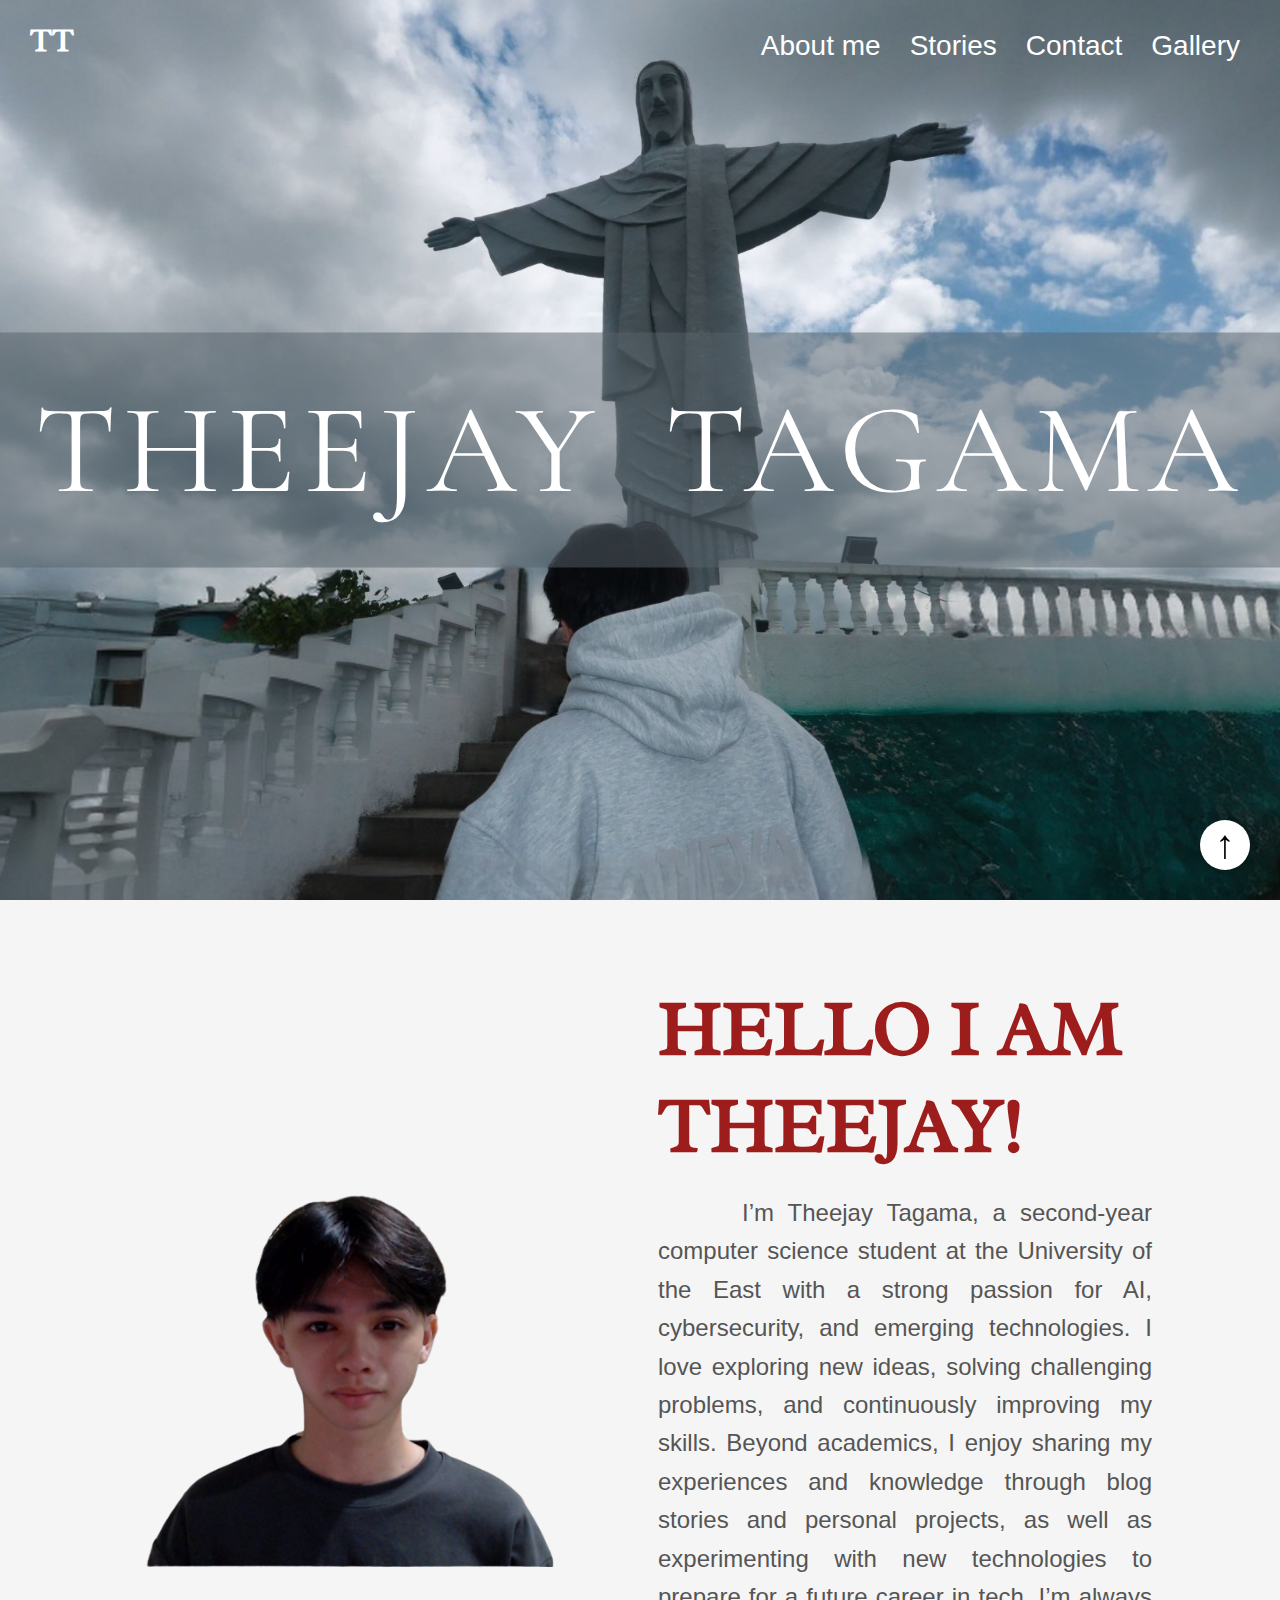
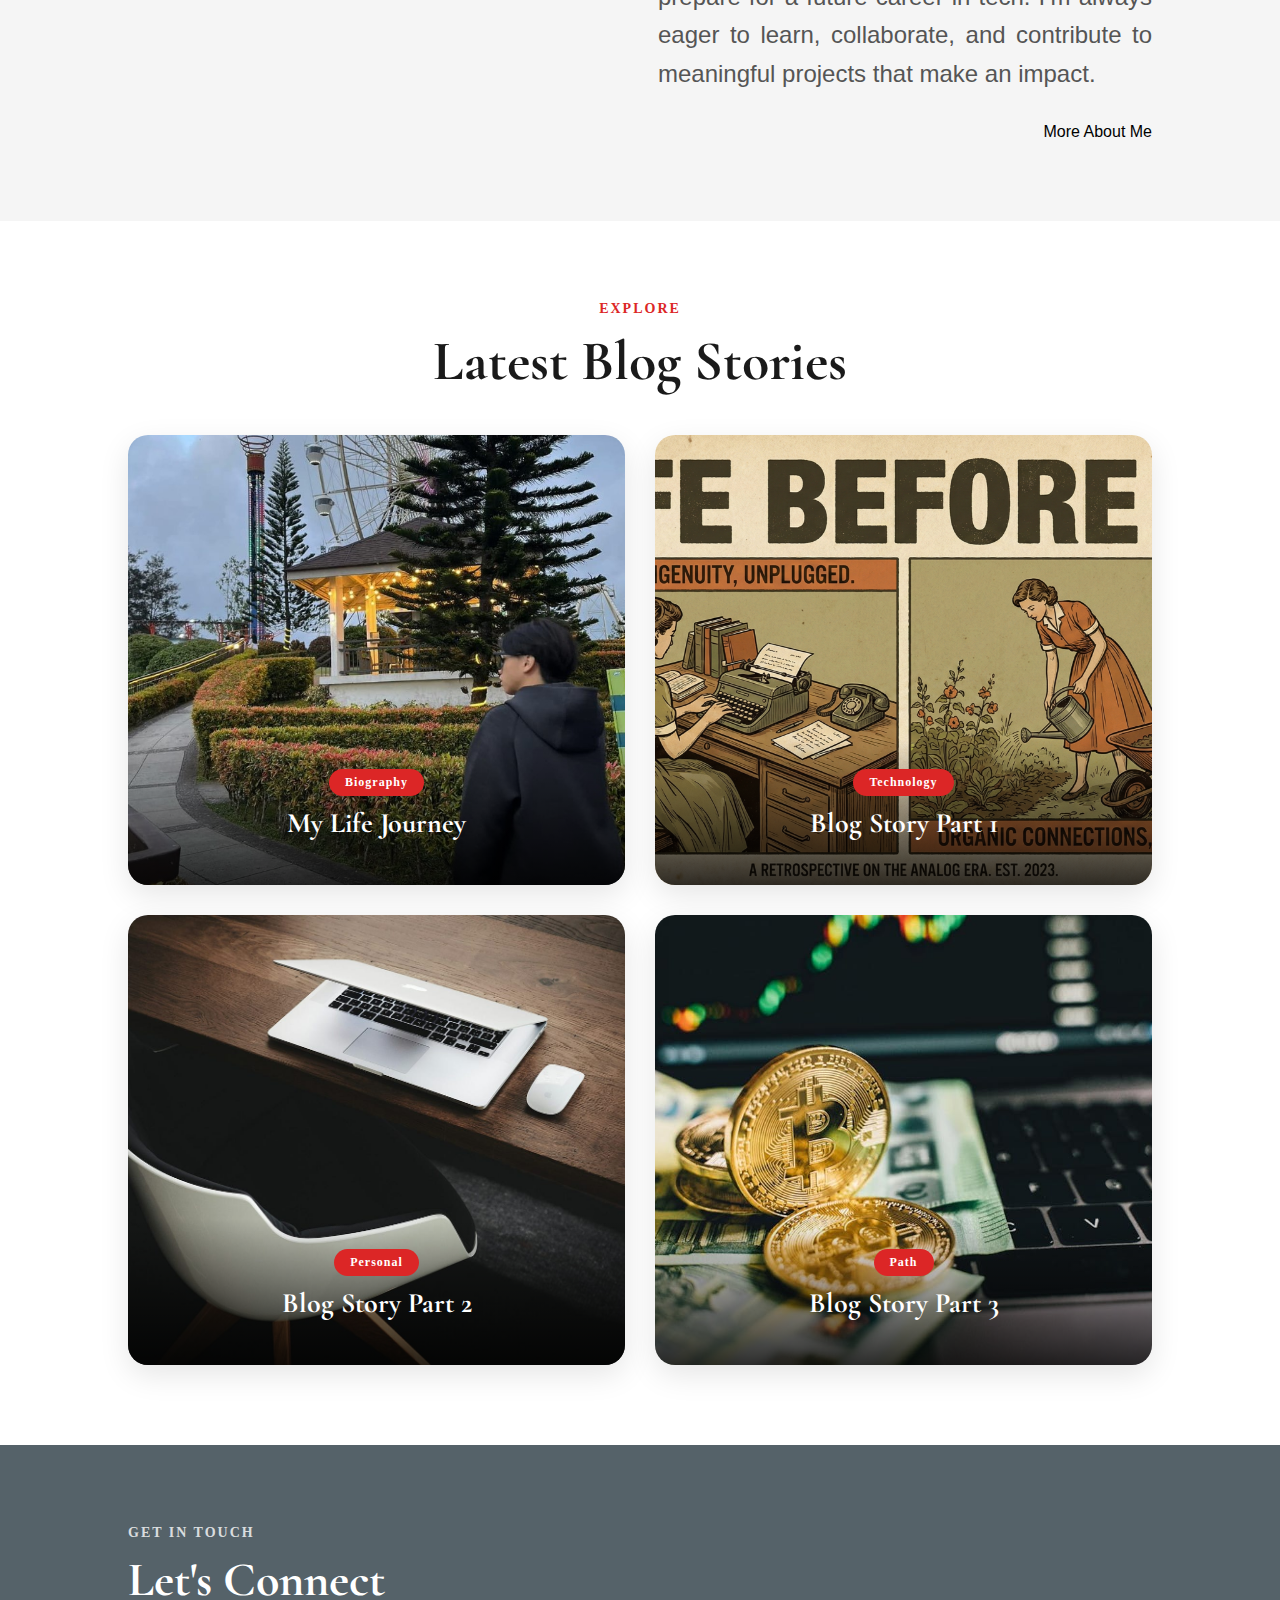
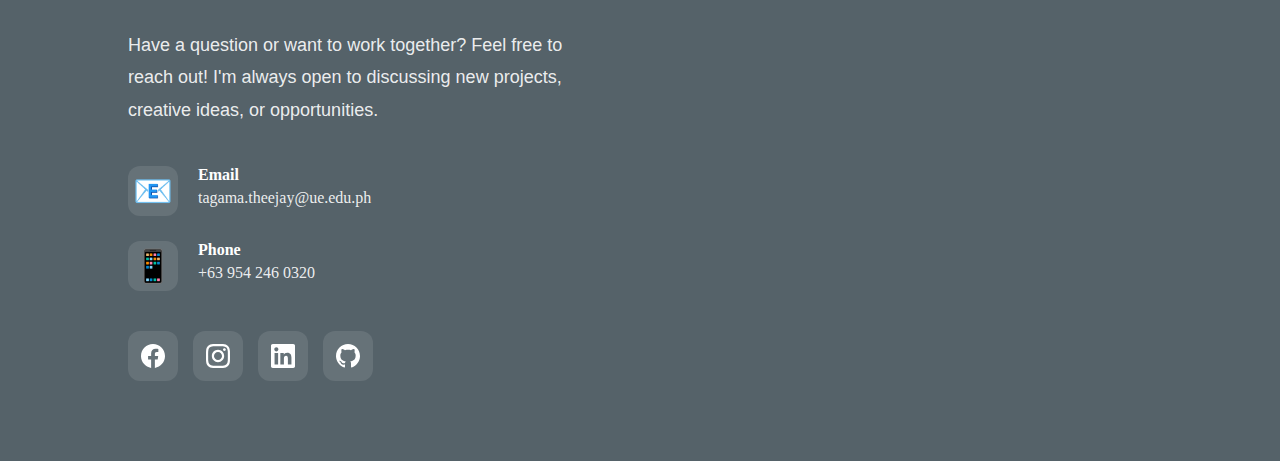
<file: index.html>
<!DOCTYPE html>
<html lang="en">
<head>
    <meta charset="UTF-8">
    <meta name="viewport" content="width=device-width, initial-scale=1.0">
    <title>LandingPage</title>
    <link href="https://fonts.googleapis.com/css2?family=Cormorant+Garamond:wght@400;700&display=swap" rel="stylesheet">
    <link href="https://fonts.googleapis.com/css2?family=Radley&display=swap" rel="stylesheet">
    <link rel="stylesheet" href="css/style.css">
</head>
<body>
    <div id="top"></div>
    <div id="Hero">
        <img src="images/home/bgImage2.png" alt="myPicture">
        <h1 id="logo">TT</h1>

        <div class="nav">
            <a href="#About">About me</a>
            <a href="#Stories">Stories</a>
            <a href="#Contact">Contact</a>
            <a href="Gallery/gallery.html">Gallery</a>
        </div>

        <div class="nameBox">
            <span>THEEJAY</span>
            <span>TAGAMA</span>
        </div>

        
    </div>

    <section id="About" class="about-section">
        <div class="about-container">
            <!-- Left: Image -->
            <div class="about-image">
                <img src="images/home/pic1.png" alt="Theejay Tagama">
            </div>

            <!-- Right: Text -->
            <div class="about-text">
                <h2>HELLO I AM THEEJAY!</h2>
                <p>
                    &nbsp;&nbsp;&nbsp;&nbsp;&nbsp;&nbsp;I’m Theejay Tagama, a second-year computer science student at the University of the East with a strong passion for AI, cybersecurity, and 
                    emerging technologies. I love exploring new ideas, solving challenging problems, and continuously improving my skills. Beyond academics, 
                    I enjoy sharing my experiences and knowledge through blog stories and personal projects, as well as experimenting with new technologies to 
                    prepare for a future career in tech. I’m always eager to learn, collaborate, and contribute to meaningful projects that make an impact.
                </p>

                <div id="MoreAboutMe">
                    <a href="pages/bio.html">More About Me</a>
                </div>
            </div>
        </div>
    </section>

    <!-- LATEST STORIES SECTION - ADD THIS -->
    <section id="Stories" class="stories-section">
        <p class="stories-label">EXPLORE</p>
        <h2 class="stories-title">Latest Blog Stories</h2>
        

        <!-- Story Cards Grid -->
        <div class="stories-grid">
            
            <!-- Story Card 1 - Biography -->
            <a href="pages/bio.html" class="story-card">
                <img src="images/home/storyPic1.jpg" alt="Biography">
                <div class="story-overlay">
                    <span class="story-category">Biography</span>
                    <h3 class="story-title">My Life Journey</h3>
                </div>
            </a>

            <!-- Story Card 2 - Blog Story Part 1 -->
            <a href="pages/BS1.html" class="story-card">
                <img src="images/home/storyPic3.png" alt="Blog Story Part 1">
                <div class="story-overlay">
                    <span class="story-category">Technology</span>
                    <h3 class="story-title">Blog Story Part 1</h3>
                </div>
            </a>

            <!-- Story Card 3 - Blog Story Part 2 -->
            <a href="pages/BS2.html" class="story-card">
                <img src="images/home/storyPic2.jpg" alt="Blog Story Part 2">
                <div class="story-overlay">
                    <span class="story-category">Personal</span>
                    <h3 class="story-title">Blog Story Part 2</h3>
                </div>
            </a>

            <!-- Story Card 4 - Blog Story Part 3 -->
            <a href="pages/BS3.html" class="story-card">
                <img src="images/home/HeadPic.jpg" alt="Blog Story Part 3">
                <div class="story-overlay">
                    <span class="story-category">Path</span>
                    <h3 class="story-title">Blog Story Part 3</h3>
                </div>
            </a>

        </div>
    </section>

    <!-- CONTACT SECTION - ADD THIS -->
    <section id="Contact" class="contact-section">
        <div class="contact-container">
            
            <div class="contact-info">
                <p class="contact-label">GET IN TOUCH</p>
                <h2 class="contact-title">Let's Connect</h2>
                <p class="contact-description">
                    Have a question or want to work together? Feel free to reach out! 
                    I'm always open to discussing new projects, creative ideas, or opportunities.
                </p>

                <!-- Contact Details -->
                <div class="contact-details">
                    <div class="contact-item">
                        <div class="contact-icon">📧</div>
                        <div>
                            <h4>Email</h4>
                            <a href="mailto:tagama.theejay@ue.edu.ph">tagama.theejay@ue.edu.ph</a>
                        </div>
                    </div>

                    <div class="contact-item">
                        <div class="contact-icon">📱</div>
                        <div>
                            <h4>Phone</h4>
                            <a href="tel:+639542460320">+63 954 246 0320</a>
                        </div>
                    </div>
                </div>

                <!-- Social Media Links -->
                <div class="social-links">
                    <a href="https://www.facebook.com/theejay.tagama.58" target="_blank" class="social-btn">
                        <svg width="24" height="24" fill="currentColor" viewBox="0 0 24 24">
                            <path d="M24 12.073c0-6.627-5.373-12-12-12s-12 5.373-12 12c0 5.99 4.388 10.954 10.125 11.854v-8.385H7.078v-3.47h3.047V9.43c0-3.007 1.792-4.669 4.533-4.669 1.312 0 2.686.235 2.686.235v2.953H15.83c-1.491 0-1.956.925-1.956 1.874v2.25h3.328l-.532 3.47h-2.796v8.385C19.612 23.027 24 18.062 24 12.073z"/>
                        </svg>
                    </a>
                    <a href="https://www.instagram.com/tthheeejjaayyy/" target="_blank" class="social-btn">
                        <svg width="24" height="24" fill="currentColor" viewBox="0 0 24 24">
                            <path d="M12 2.163c3.204 0 3.584.012 4.85.07 3.252.148 4.771 1.691 4.919 4.919.058 1.265.069 1.645.069 4.849 0 3.205-.012 3.584-.069 4.849-.149 3.225-1.664 4.771-4.919 4.919-1.266.058-1.644.07-4.85.07-3.204 0-3.584-.012-4.849-.07-3.26-.149-4.771-1.699-4.919-4.92-.058-1.265-.07-1.644-.07-4.849 0-3.204.013-3.583.07-4.849.149-3.227 1.664-4.771 4.919-4.919 1.266-.057 1.645-.069 4.849-.069zm0-2.163c-3.259 0-3.667.014-4.947.072-4.358.2-6.78 2.618-6.98 6.98-.059 1.281-.073 1.689-.073 4.948 0 3.259.014 3.668.072 4.948.2 4.358 2.618 6.78 6.98 6.98 1.281.058 1.689.072 4.948.072 3.259 0 3.668-.014 4.948-.072 4.354-.2 6.782-2.618 6.979-6.98.059-1.28.073-1.689.073-4.948 0-3.259-.014-3.667-.072-4.947-.196-4.354-2.617-6.78-6.979-6.98-1.281-.059-1.69-.073-4.949-.073zm0 5.838c-3.403 0-6.162 2.759-6.162 6.162s2.759 6.163 6.162 6.163 6.162-2.759 6.162-6.163c0-3.403-2.759-6.162-6.162-6.162zm0 10.162c-2.209 0-4-1.79-4-4 0-2.209 1.791-4 4-4s4 1.791 4 4c0 2.21-1.791 4-4 4zm6.406-11.845c-.796 0-1.441.645-1.441 1.44s.645 1.44 1.441 1.44c.795 0 1.439-.645 1.439-1.44s-.644-1.44-1.439-1.44z"/>
                        </svg>
                    </a>
                    <a href="https://www.linkedin.com/in/theejay-tagama-810851366/" target="_blank" class="social-btn">
                        <svg width="24" height="24" fill="currentColor" viewBox="0 0 24 24">
                            <path d="M20.447 20.452h-3.554v-5.569c0-1.328-.027-3.037-1.852-3.037-1.853 0-2.136 1.445-2.136 2.939v5.667H9.351V9h3.414v1.561h.046c.477-.9 1.637-1.85 3.37-1.85 3.601 0 4.267 2.37 4.267 5.455v6.286zM5.337 7.433c-1.144 0-2.063-.926-2.063-2.065 0-1.138.92-2.063 2.063-2.063 1.14 0 2.064.925 2.064 2.063 0 1.139-.925 2.065-2.064 2.065zm1.782 13.019H3.555V9h3.564v11.452zM22.225 0H1.771C.792 0 0 .774 0 1.729v20.542C0 23.227.792 24 1.771 24h20.451C23.2 24 24 23.227 24 22.271V1.729C24 .774 23.2 0 22.222 0h.003z"/>
                        </svg>
                    </a>
                    <a href="https://github.com/Theejay06" target="_blank" class="social-btn">
                        <svg width="24" height="24" fill="currentColor" viewBox="0 0 24 24">
                            <path d="M12 0c-6.626 0-12 5.373-12 12 0 5.302 3.438 9.8 8.207 11.387.599.111.793-.261.793-.577v-2.234c-3.338.726-4.033-1.416-4.033-1.416-.546-1.387-1.333-1.756-1.333-1.756-1.089-.745.083-.729.083-.729 1.205.084 1.839 1.237 1.839 1.237 1.07 1.834 2.807 1.304 3.492.997.107-.775.418-1.305.762-1.604-2.665-.305-5.467-1.334-5.467-5.931 0-1.311.469-2.381 1.236-3.221-.124-.303-.535-1.524.117-3.176 0 0 1.008-.322 3.301 1.23.957-.266 1.983-.399 3.003-.404 1.02.005 2.047.138 3.006.404 2.291-1.552 3.297-1.23 3.297-1.23.653 1.653.242 2.874.118 3.176.77.84 1.235 1.911 1.235 3.221 0 4.609-2.807 5.624-5.479 5.921.43.372.823 1.102.823 2.222v3.293c0 .319.192.694.801.576 4.765-1.589 8.199-6.086 8.199-11.386 0-6.627-5.373-12-12-12z"/>
                        </svg>
                    </a>
                </div>
            </div>
        </div>
    </section>

    <a href="#top" class="back-to-top">↑</a>

    
</body>
</html>
</file>
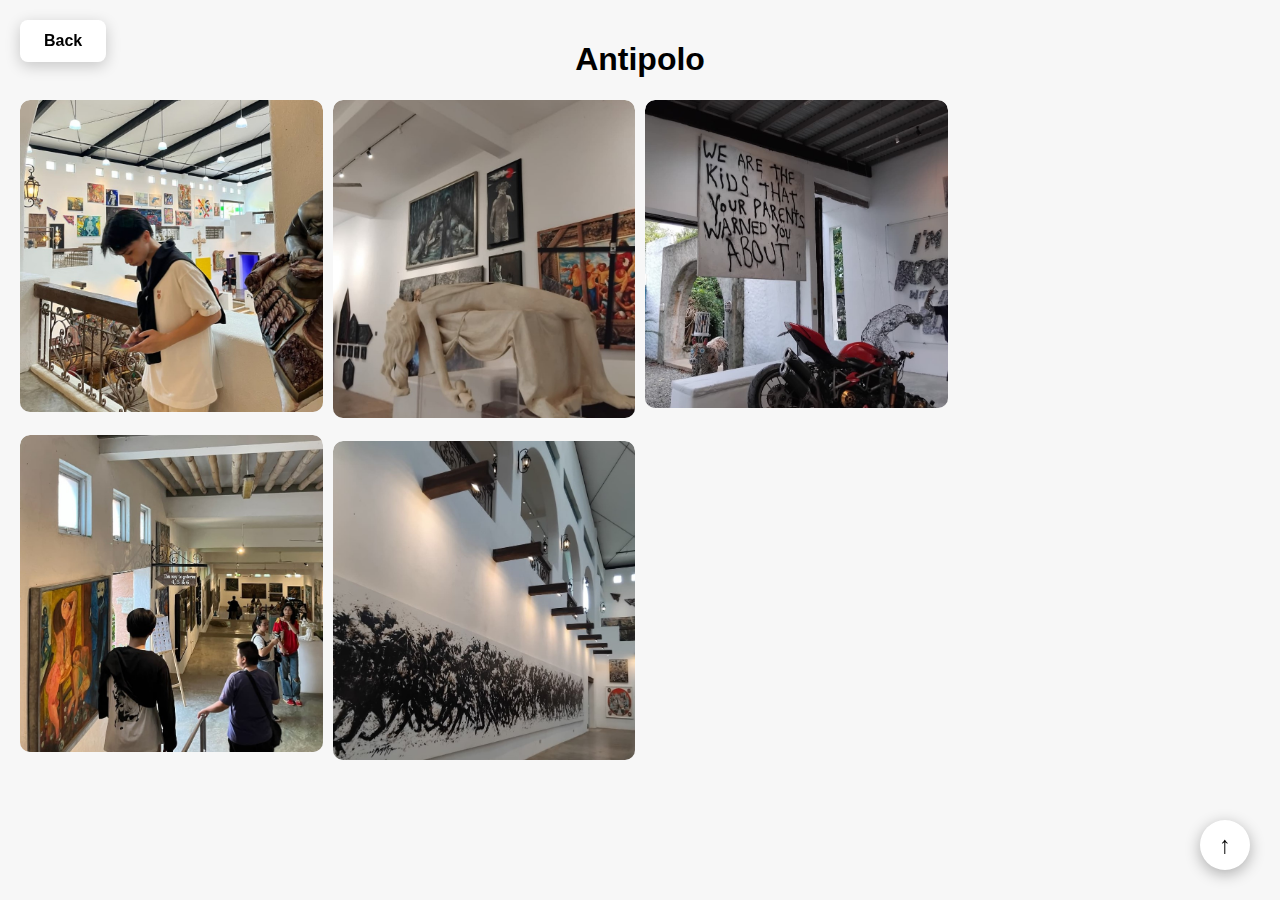
<file: Gallery/antipolo.html>
<!DOCTYPE html>
<html lang="en">
<head>
<meta charset="UTF-8">
<meta name="viewport" content="width=device-width, initial-scale=1.0">
<title>Photo Gallery</title>
<link rel="stylesheet" href="../css/gen.css">
</head>
<body>
  <div id="top"></div>
  <a href="gallery.html" class="home-button">Back</a>
  <h1>Antipolo</h1>


  <div class="gallery">
      <a href="#img1"><img src="../images/gallery-images/pinto-art/pic1.jpg" alt="Child Pic 1" class="thumb"></a>
      <a href="#img2"><img src="../images/gallery-images/pinto-art/pic2.jpg" alt="Child Pic 2" class="thumb"></a>
      <a href="#img3"><img src="../images/gallery-images/pinto-art/pic3.jpg" alt="Child Pic 3" class="thumb"></a>
      <a href="#img4"><img src="../images/gallery-images/pinto-art/pic4.jpg" alt="Child Pic 4" class="thumb"></a>
      <a href="#img5"><img src="../images/gallery-images/pinto-art/pic5.jpg" alt="Child Pic 5" class="thumb"></a>
      
  </div>


  <div id="img1" class="lightbox">
    <a href="#" class="close"></a>
    <img src="../images/gallery-images/pinto-art/pic1.jpg" alt="Child Pic 1">
  </div>

  <div id="img2" class="lightbox">
    <a href="#" class="close"></a>
    <img src="../images/gallery-images/pinto-art/pic2.jpg" alt="Child Pic 2">
  </div>

  <div id="img3" class="lightbox">
    <a href="#" class="close"></a>
    <img src="../images/gallery-images/pinto-art/pic3.jpg" alt="Child Pic 3">
  </div>

  <div id="img4" class="lightbox">
    <a href="#" class="close"></a>
    <img src="../images/gallery-images/pinto-art/pic4.jpg" alt="Child Pic 4">
  </div>

  <div id="img5" class="lightbox">
    <a href="#" class="close"></a>
    <img src="../images/gallery-images/pinto-art/pic5.jpg" alt="Child Pic 5">
  </div>


  <a href="#top" class="back-to-top">↑</a>

</body>
</html>
</file>
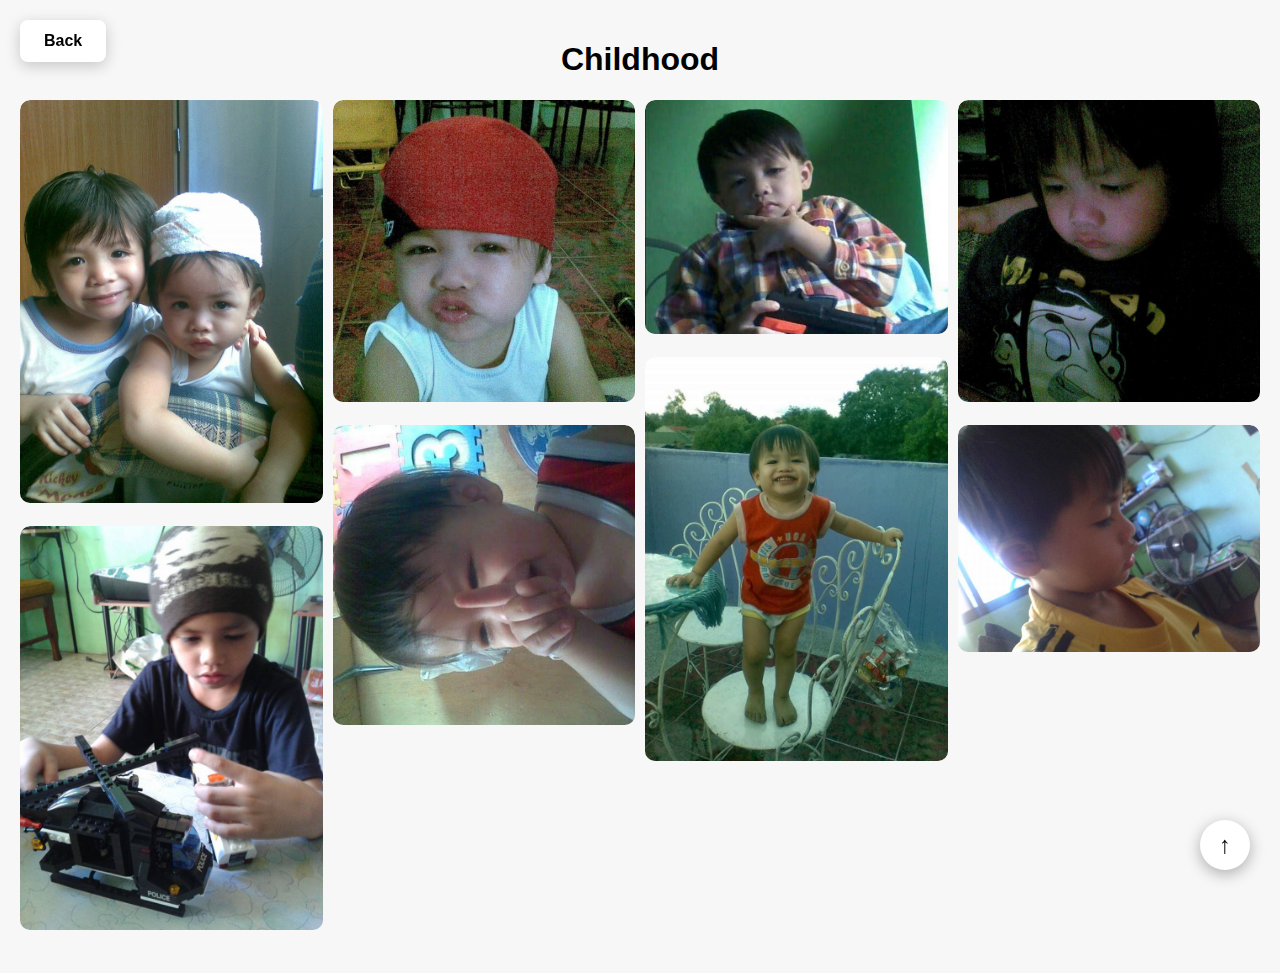
<file: Gallery/childhood.html>
<!DOCTYPE html>
<html lang="en">
<head>
<meta charset="UTF-8">
<meta name="viewport" content="width=device-width, initial-scale=1.0">
<title>Photo Gallery</title>
<link rel="stylesheet" href="../css/gen.css">
</head>
<body>
<div id="top"></div>
<a href="gallery.html" class="home-button">Back</a>
<h1>Childhood</h1>


<div class="gallery">
  <a href="#img1"><img src="../images/gallery-images/childhood/childPic1.jpg" alt="Child Pic 1" class="thumb"></a>
  <a href="#img2"><img src="../images/gallery-images/childhood/childPic2.jpg" alt="Child Pic 2" class="thumb"></a>
  <a href="#img3"><img src="../images/gallery-images/childhood/childPic3.jpg" alt="Child Pic 3" class="thumb"></a>
  <a href="#img4"><img src="../images/gallery-images/childhood/childPic4.jpg" alt="Child Pic 4" class="thumb"></a>
  <a href="#img5"><img src="../images/gallery-images/childhood/childPic5.jpg" alt="Child Pic 5" class="thumb"></a>
  <a href="#img6"><img src="../images/gallery-images/childhood/childPic6.jpg" alt="Child Pic 6" class="thumb"></a>
  <a href="#img7"><img src="../images/gallery-images/childhood/childPic7.jpg" alt="Child Pic 7" class="thumb"></a>
  <a href="#img8"><img src="../images/gallery-images/childhood/childPic8.jpg" alt="Child Pic 8" class="thumb"></a>
</div>


<div id="img1" class="lightbox">
  <a href="#" class="close"></a>
  <img src="../images/gallery-images/childhood/childPic1.jpg" alt="Child Pic 1">
</div>

<div id="img2" class="lightbox">
  <a href="#" class="close"></a>
  <img src="../images/gallery-images/childhood/childPic2.jpg" alt="Child Pic 2">
</div>

<div id="img3" class="lightbox">
  <a href="#" class="close"></a>
  <img src="../images/gallery-images/childhood/childPic3.jpg" alt="Child Pic 3">
</div>

<div id="img4" class="lightbox">
  <a href="#" class="close"></a>
  <img src="../images/gallery-images/childhood/childPic4.jpg" alt="Child Pic 4">
</div>

<div id="img5" class="lightbox">
  <a href="#" class="close"></a>
  <img src="../images/gallery-images/childhood/childPic5.jpg" alt="Child Pic 5">
</div>

<div id="img6" class="lightbox">
  <a href="#" class="close"></a>
  <img src="../images/gallery-images/childhood/childPic6.jpg" alt="Child Pic 6">
</div>

<div id="img7" class="lightbox">
  <a href="#" class="close"></a>
  <img src="../images/gallery-images/childhood/childPic7.jpg" alt="Child Pic 7">
</div>

<div id="img8" class="lightbox">
  <a href="#" class="close"></a>
  <img src="../images/gallery-images/childhood/childPic8.jpg" alt="Child Pic 8">
</div>
<a href="#top" class="back-to-top">↑</a>
</body>
</html>
</file>
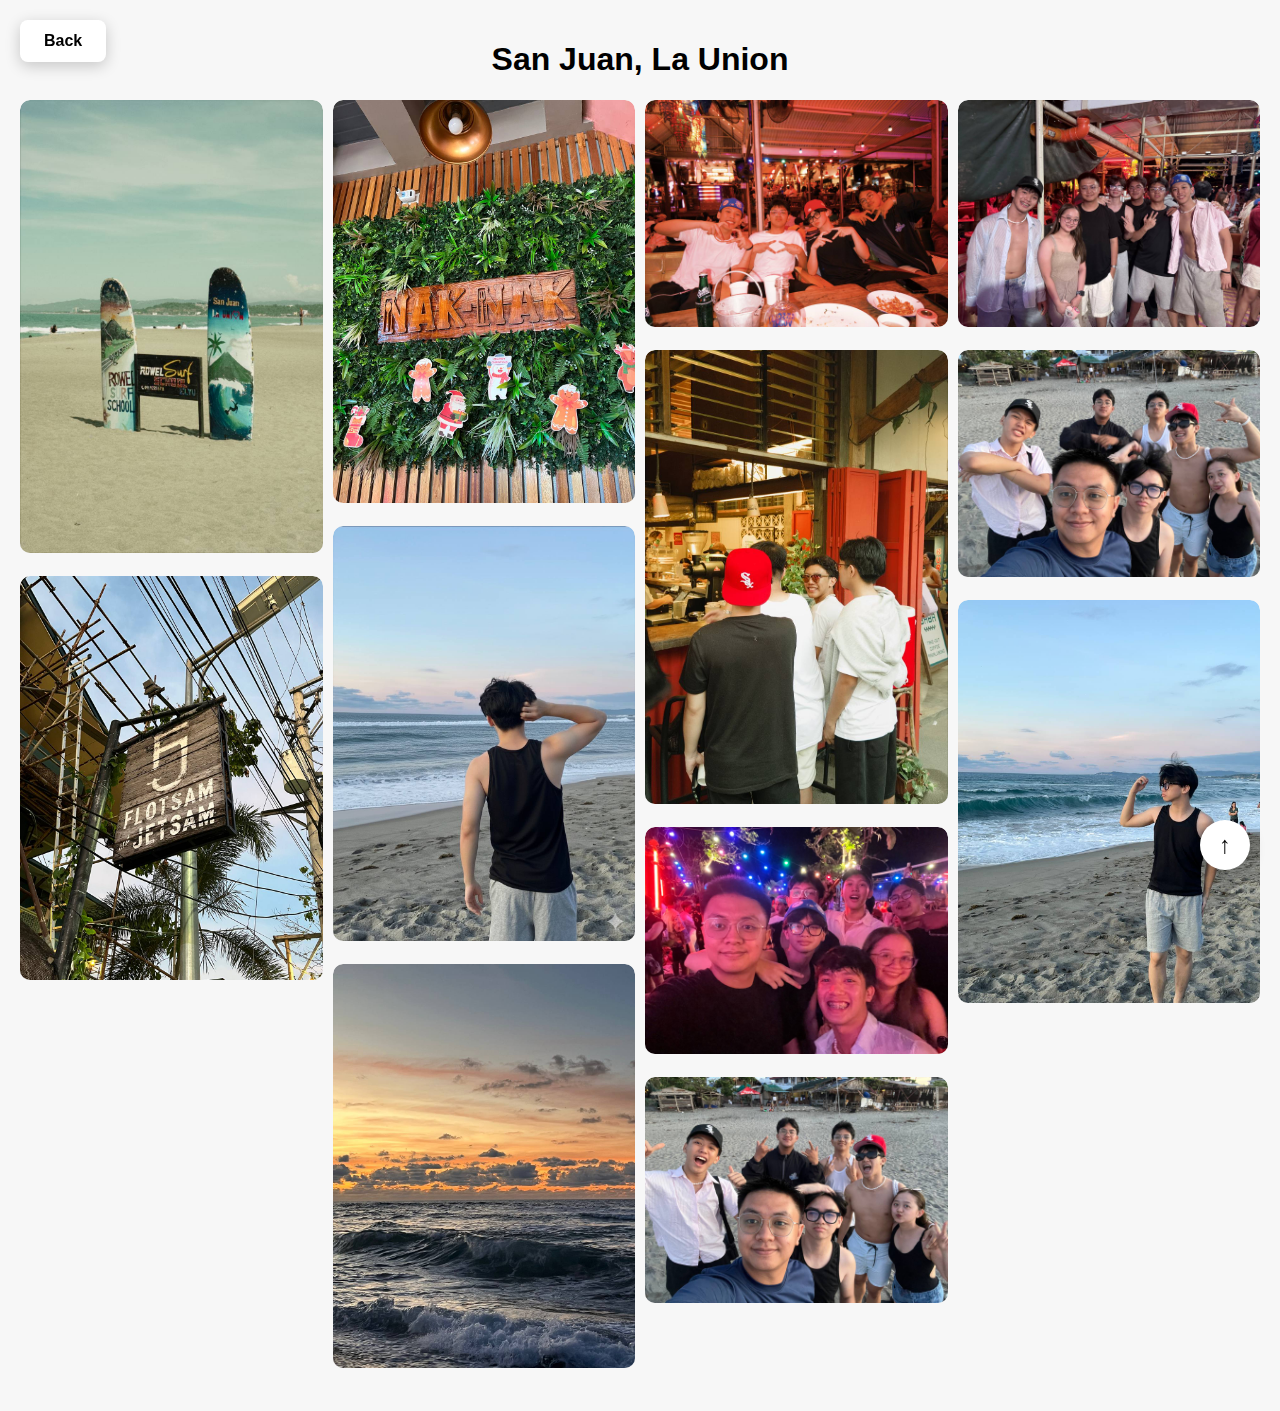
<file: Gallery/elyu.html>
<!DOCTYPE html>
<html lang="en">
<head>
<meta charset="UTF-8">
<meta name="viewport" content="width=device-width, initial-scale=1.0">
<title>Photo Gallery</title>
<link rel="stylesheet" href="../css/gen.css">
</head>
<body>
<div id="top"></div>
<a href="gallery.html" class="home-button">Back</a>
<h1>San Juan, La Union</h1>

<div class="gallery">
    <a href="#img1"><img src="../images/gallery-images/elyu/pic1.jpg" alt="LU Pic 1" class="thumb"></a>
    <a href="#img2"><img src="../images/gallery-images/elyu/pic2.jpg" alt="LU Pic 2" class="thumb"></a>
    <a href="#img3"><img src="../images/gallery-images/elyu/pic3.jpg" alt="LU Pic 3" class="thumb"></a>
    <a href="#img4"><img src="../images/gallery-images/elyu/pic4.jpg" alt="LU Pic 4" class="thumb"></a>
    <a href="#img5"><img src="../images/gallery-images/elyu/pic5.jpg" alt="LU Pic 5" class="thumb"></a>
    <a href="#img6"><img src="../images/gallery-images/elyu/pic6.jpg" alt="LU Pic 6" class="thumb"></a>
    <a href="#img7"><img src="../images/gallery-images/elyu/pic7.jpg" alt="LU Pic 7" class="thumb"></a>
    <a href="#img8"><img src="../images/gallery-images/elyu/pic8.jpg" alt="LU Pic 8" class="thumb"></a>
    <a href="#img9"><img src="../images/gallery-images/elyu/pic9.jpg" alt="LU Pic 9" class="thumb"></a>
    <a href="#img10"><img src="../images/gallery-images/elyu/pic10.jpg" alt="LU Pic 10" class="thumb"></a>
    <a href="#img11"><img src="../images/gallery-images/elyu/pic11.jpg" alt="LU Pic 11" class="thumb"></a>
    <a href="#img12"><img src="../images/gallery-images/elyu/pic12.jpg" alt="LU Pic 12" class="thumb"></a>
</div>

<div id="img1" class="lightbox">
    <a href="#_" class="close"></a>
    <img src="../images/gallery-images/elyu/pic1.jpg" alt="LU Pic 1">
</div>

<div id="img2" class="lightbox">
    <a href="#_" class="close"></a>
    <img src="../images/gallery-images/elyu/pic2.jpg" alt="LU Pic 2">
</div>

<div id="img3" class="lightbox">
    <a href="#_" class="close"></a>
    <img src="../images/gallery-images/elyu/pic3.jpg" alt="LU Pic 3">
</div>

<div id="img4" class="lightbox">
    <a href="#_" class="close"></a>
    <img src="../images/gallery-images/elyu/pic4.jpg" alt="LU Pic 4">
</div>

<div id="img5" class="lightbox">
    <a href="#_" class="close"></a>
    <img src="../images/gallery-images/elyu/pic5.jpg" alt="LU Pic 5">
</div>

<div id="img6" class="lightbox">
    <a href="#_" class="close"></a>
    <img src="../images/gallery-images/elyu/pic6.jpg" alt="LU Pic 6">
</div>

<div id="img7" class="lightbox">
    <a href="#_" class="close"></a>
    <img src="../images/gallery-images/elyu/pic7.jpg" alt="LU Pic 7">
</div>

<div id="img8" class="lightbox">
    <a href="#_" class="close"></a>
    <img src="../images/gallery-images/elyu/pic8.jpg" alt="Child Pic 8">
</div>

<div id="img9" class="lightbox">
    <a href="#_" class="close"></a>
    <img src="../images/gallery-images/elyu/pic9.jpg" alt="Child Pic 9">
</div>

<div id="img10" class="lightbox">
    <a href="#_" class="close"></a>
    <img src="../images/gallery-images/elyu/pic10.jpg" alt="Child Pic 10">
</div>

<div id="img11" class="lightbox">
    <a href="#_" class="close"></a>
    <img src="../images/gallery-images/elyu/pic11.jpg" alt="Child Pic 11">
</div>

<div id="img12" class="lightbox">
    <a href="#_" class="close"></a>
    <img src="../images/gallery-images/elyu/pic12.jpg" alt="Child Pic 12">
</div>
<a href="#top" class="back-to-top">↑</a>
</body>
</html>
</file>
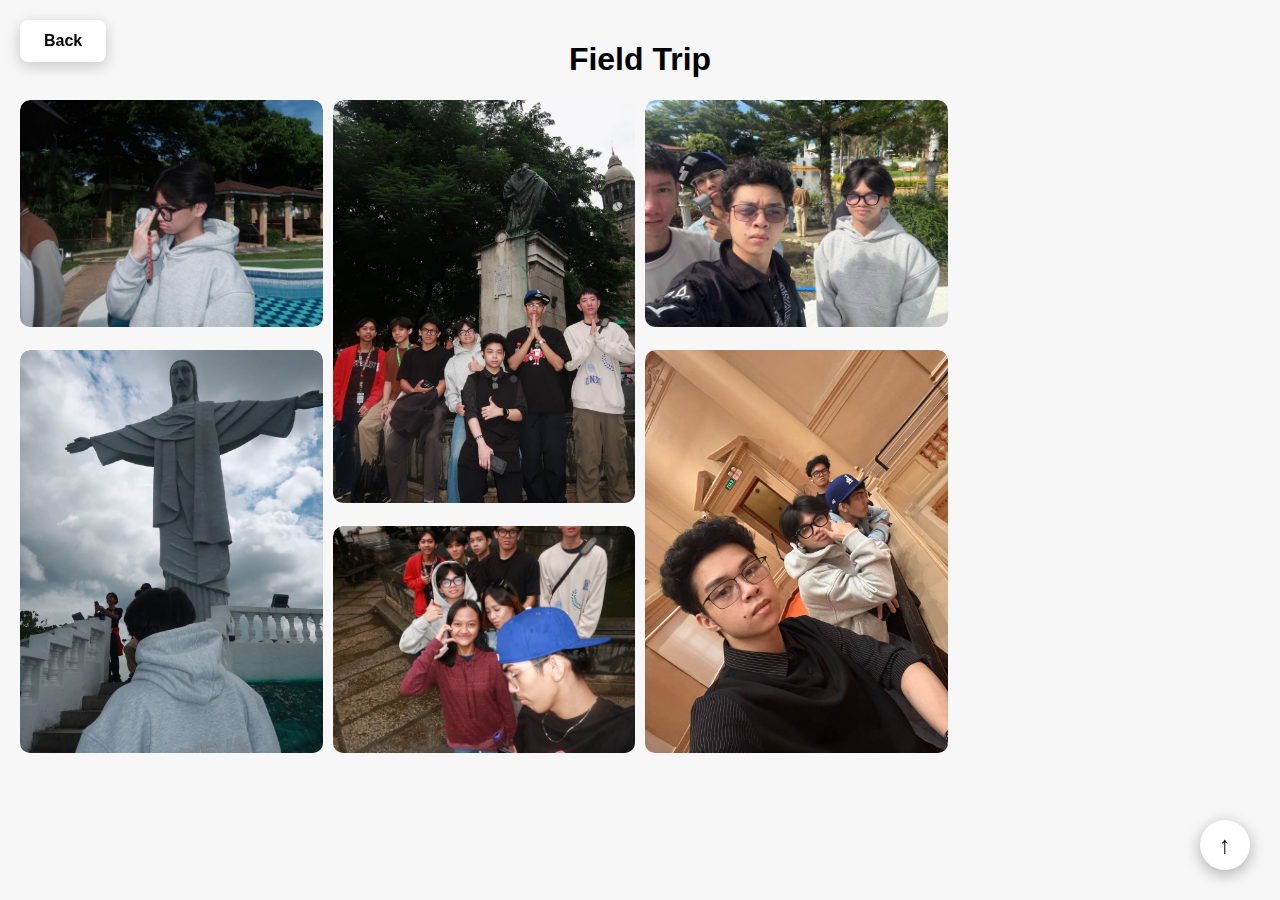
<file: Gallery/fieldtrip.html>
<!DOCTYPE html>
<html lang="en">
<head>
<meta charset="UTF-8">
<meta name="viewport" content="width=device-width, initial-scale=1.0">
<title>Photo Gallery</title>
<link rel="stylesheet" href="../css/gen.css">
</head>
<body>
<div id="top"></div>
<a href="gallery.html" class="home-button">Back</a>
<h1>Field Trip</h1>


<div class="gallery">
    <a href="#img1"><img src="../images/gallery-images/fieldtrip/pic1.jpg" alt="Field Trip Pic 1" class="thumb"></a>
    <a href="#img2"><img src="../images/gallery-images/fieldtrip/pic2.jpg" alt="Field Trip Pic 2" class="thumb"></a>
    <a href="#img3"><img src="../images/gallery-images/fieldtrip/pic3.jpg" alt="Field Trip Pic 3" class="thumb"></a>
    <a href="#img4"><img src="../images/gallery-images/fieldtrip/pic4.jpg" alt="Field Trip Pic 4" class="thumb"></a>
    <a href="#img5"><img src="../images/gallery-images/fieldtrip/pic5.jpg" alt="Field Trip Pic 5" class="thumb"></a>
    <a href="#img6"><img src="../images/gallery-images/fieldtrip/pic6.jpg" alt="Field Trip Pic 6" class="thumb"></a>  
</div>


<div id="img1" class="lightbox">
  <a href="#" class="close"></a>
  <img src="../images/gallery-images/fieldtrip/pic1.jpg" alt="Field Trip Pic 1">
</div>

<div id="img2" class="lightbox">
  <a href="#" class="close"></a>
  <img src="../images/gallery-images/fieldtrip/pic2.jpg" alt="Field Trip Pic 2">
</div>

<div id="img3" class="lightbox">
  <a href="#" class="close"></a>
  <img src="../images/gallery-images/fieldtrip/pic3.jpg" alt="Field Trip Pic 3">
</div>

<div id="img4" class="lightbox">
  <a href="#" class="close"></a>
  <img src="../images/gallery-images/fieldtrip/pic4.jpg" alt="Field Trip Pic 4">
</div>

<div id="img5" class="lightbox">
  <a href="#" class="close"></a>
  <img src="../images/gallery-images/fieldtrip/pic5.jpg" alt="Field Trip Pic 5">
</div>

<div id="img6" class="lightbox">
  <a href="#" class="close"></a>
  <img src="../images/gallery-images/fieldtrip/pic6.jpg" alt="Field Trip Pic 6">
</div>
<a href="#top" class="back-to-top">↑</a>



</body>
</html>
</file>
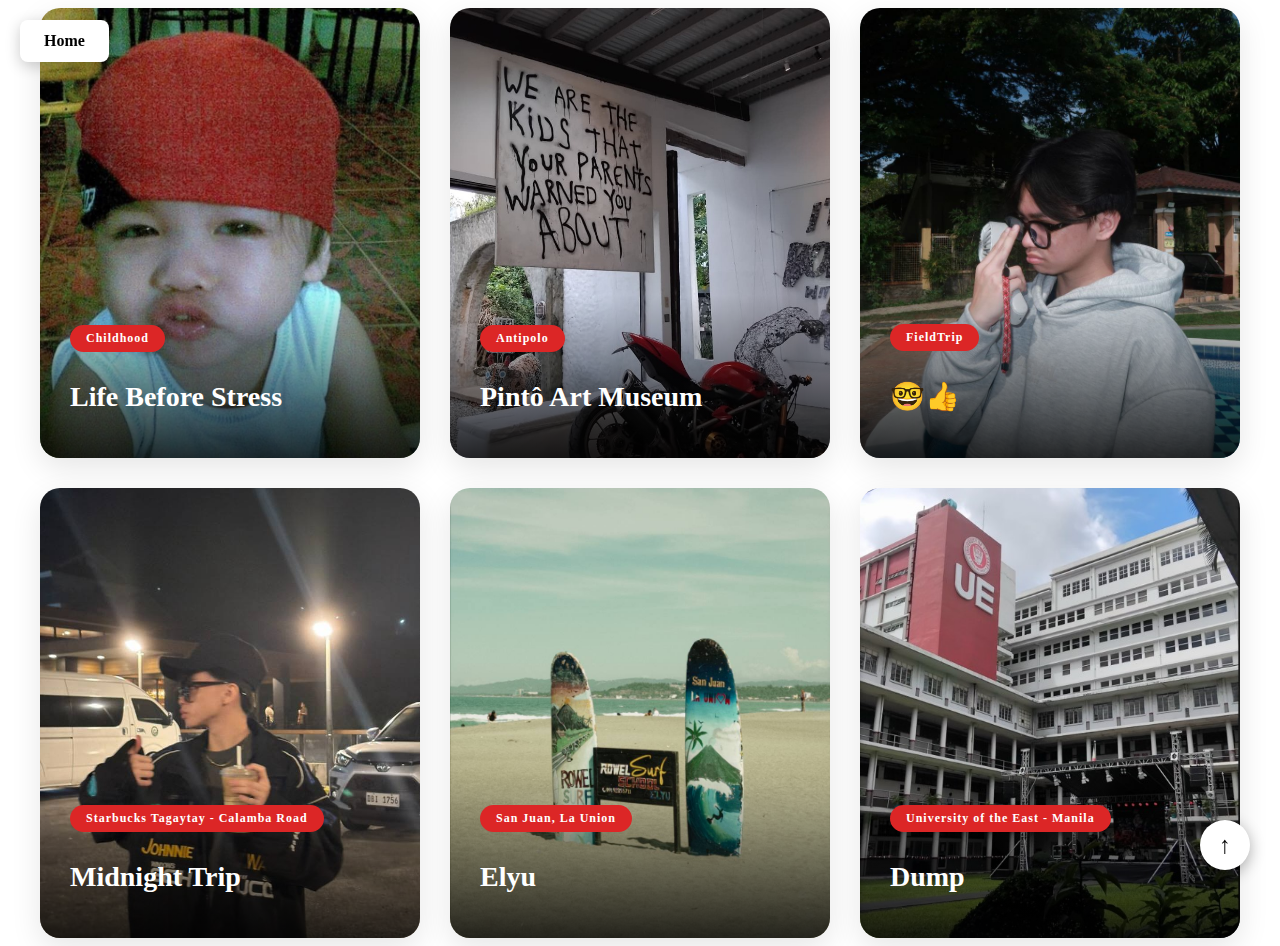
<file: Gallery/gallery.html>
<!DOCTYPE html>
<html lang="en">
<head>
    <meta charset="UTF-8">
    <meta name="viewport" content="width=device-width, initial-scale=1.0">
    <title>Gallery</title>
    <link rel="stylesheet" href="../css/gallery.css">
</head>
<body>
    <div id="top"></div>
    <a href="../index.html" class="home-button">Home</a>
    <div class="stories-grid">
            
        <a href="childhood.html" class="story-card">
            <img src="../images/gallery-images/childhood/childPic3.jpg" alt="Childhood">
            <div class="story-overlay">
                <span class="story-category">Childhood</span>
                <h3 class="story-title">Life Before Stress</h3>
            </div>
        </a>
        
        <a href="antipolo.html" class="story-card">
            <img src="../images/gallery-images/pinto-art/pic5.jpg" alt="Antipolo">
            <div class="story-overlay">
                <span class="story-category">Antipolo</span>
                <h3 class="story-title">Pintô Art Museum</h3>
            </div>
        </a>

        <a href="fieldtrip.html" class="story-card">
            <img src="../images/gallery-images/fieldtrip/pic1.jpg" alt="FieldTrip">
            <div class="story-overlay">
                <span class="story-category">FieldTrip</span>
                <h3 class="story-title">🤓👍</h3>
            </div>
        </a>

        <a href="tagaytay.html" class="story-card">
            <img src="../images/gallery-images/tagaytay/pic1.jpg" alt="Tagaytay">
            <div class="story-overlay">
                <span class="story-category">Starbucks Tagaytay - Calamba Road</span>
                <h3 class="story-title">Midnight Trip</h3>
            </div>
        </a>    

        <a href="elyu.html" class="story-card">
            <img src="../images/gallery-images/elyu/pic1.jpg" alt="La Union">
            <div class="story-overlay">
                <span class="story-category">San Juan, La Union</span>
                <h3 class="story-title">Elyu</h3>
            </div>
        </a>

        <a href="ue.html" class="story-card">
            <img src="../images/gallery-images/ue/pic11.jpg" alt="UE">
            <div class="story-overlay">
                <span class="story-category">University of the East - Manila</span>
                <h3 class="story-title">Dump</h3>
            </div>
        </a>

    </div>

<a href="#top" class="back-to-top">↑</a>
</body>

</html>
</file>
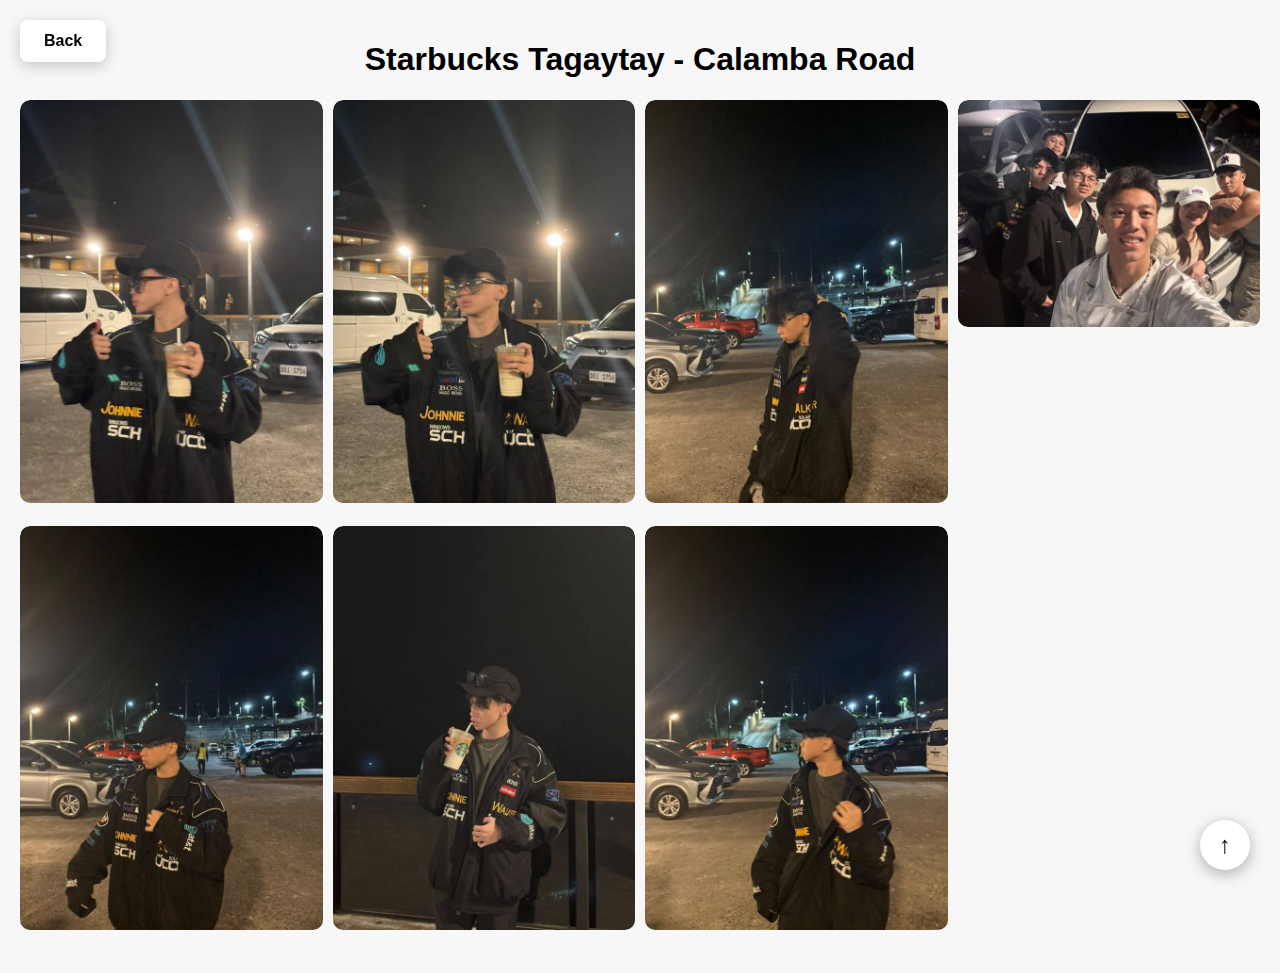
<file: Gallery/tagaytay.html>
<!DOCTYPE html>
<html lang="en">
<head>
<meta charset="UTF-8">
<meta name="viewport" content="width=device-width, initial-scale=1.0">
<title>Photo Gallery</title>
<link rel="stylesheet" href="../css/gen.css">
</head>
<body>
<div id="top"></div>
<a href="gallery.html" class="home-button">Back</a>
<h1>Starbucks Tagaytay - Calamba Road</h1>


<div class="gallery">
    <a href="#img1"><img src="../images/gallery-images/tagaytay/pic1.jpg" alt="Tagaytay Pic 1" class="thumb"></a>
    <a href="#img2"><img src="../images/gallery-images/tagaytay/pic2.jpg" alt="Tagaytay Pic 2" class="thumb"></a>
    <a href="#img3"><img src="../images/gallery-images/tagaytay/pic3.jpg" alt="Tagaytay Pic 3" class="thumb"></a>
    <a href="#img4"><img src="../images/gallery-images/tagaytay/pic4.jpg" alt="Tagaytay Pic 4" class="thumb"></a>
    <a href="#img5"><img src="../images/gallery-images/tagaytay/pic5.jpg" alt="Tagaytay Pic 5" class="thumb"></a>
    <a href="#img6"><img src="../images/gallery-images/tagaytay/pic6.jpg" alt="Tagaytay Pic 6" class="thumb"></a>  
    <a href="#img7"><img src="../images/gallery-images/tagaytay/pic7.jpg" alt="Tagaytay Pic 7" class="thumb"></a> 
</div>


<div id="img1" class="lightbox">
  <a href="#" class="close"></a>
  <img src="../images/gallery-images/tagaytay/pic1.jpg" alt="Tagaytay Pic 1">
</div>

<div id="img2" class="lightbox">
  <a href="#" class="close"></a>
  <img src="../images/gallery-images/tagaytay/pic2.jpg" alt="Tagaytay Pic 2">
</div>

<div id="img3" class="lightbox">
  <a href="#" class="close"></a>
  <img src="../images/gallery-images/tagaytay/pic3.jpg" alt="Tagaytay Pic 3">
</div>

<div id="img4" class="lightbox">
  <a href="#" class="close"></a>
  <img src="../images/gallery-images/tagaytay/pic4.jpg" alt="Tagaytay Pic 4">
</div>

<div id="img5" class="lightbox">
  <a href="#" class="close"></a>
  <img src="../images/gallery-images/tagaytay/pic5.jpg" alt="Tagaytay Pic 5">
</div>

<div id="img6" class="lightbox">
  <a href="#" class="close"></a>
  <img src="../images/gallery-images/tagaytay/pic6.jpg" alt="Tagaytay Pic 6">
</div>

<div id="img7" class="lightbox">
  <a href="#" class="close"></a>
  <img src="../images/gallery-images/tagaytay/pic7.jpg" alt="Tagaytay Pic 6">
</div>



<a href="#top" class="back-to-top">↑</a>

</body>
</html>
</file>
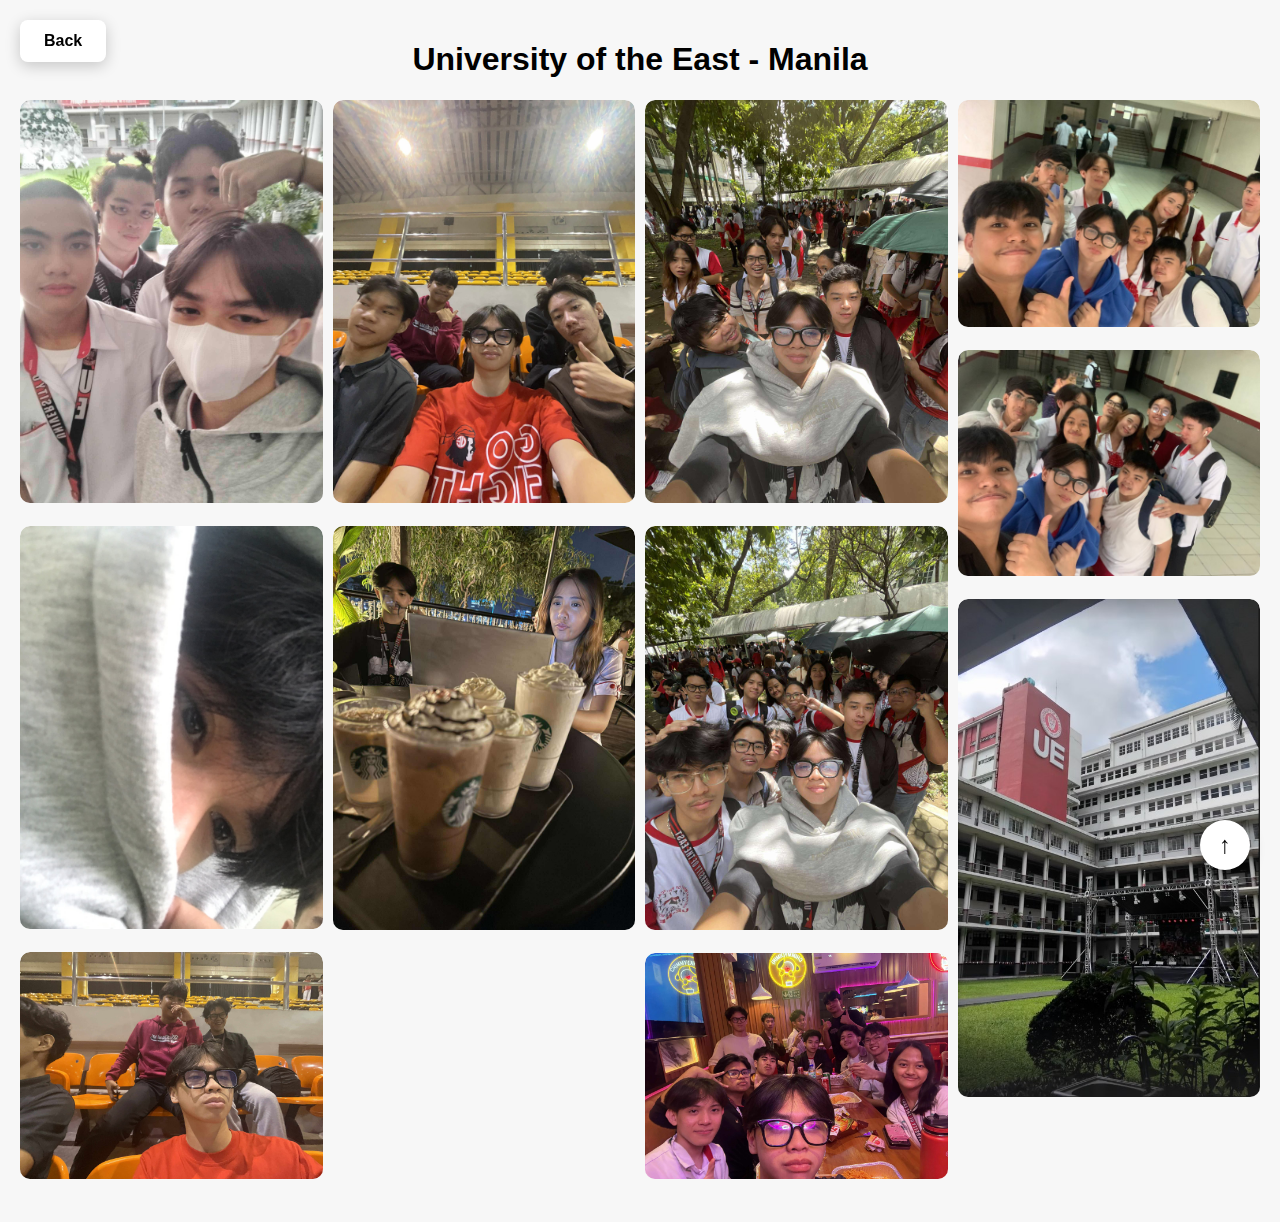
<file: Gallery/ue.html>
<!DOCTYPE html>
<html lang="en">
<head>
<meta charset="UTF-8">
<meta name="viewport" content="width=device-width, initial-scale=1.0">
<title>Photo Gallery</title>
<link rel="stylesheet" href="../css/gen.css">
</head>
<body>
<div id="top"></div>
<a href="gallery.html" class="home-button">Back</a>
<h1>University of the East - Manila</h1>

<div class="gallery">
    <a href="#img1"><img src="../images/gallery-images/ue/pic1.jpg" alt="UE Pic 1" class="thumb"></a>
    <a href="#img2"><img src="../images/gallery-images/ue/pic2.jpg" alt="UE Pic 2" class="thumb"></a>
    <a href="#img3"><img src="../images/gallery-images/ue/pic3.jpg" alt="UE Pic 3" class="thumb"></a>
    <a href="#img4"><img src="../images/gallery-images/ue/pic4.jpg" alt="UE Pic 4" class="thumb"></a>
    <a href="#img5"><img src="../images/gallery-images/ue/pic5.jpg" alt="UE Pic 5" class="thumb"></a>
    <a href="#img6"><img src="../images/gallery-images/ue/pic6.jpg" alt="UE Pic 6" class="thumb"></a>
    <a href="#img7"><img src="../images/gallery-images/ue/pic7.jpg" alt="UE Pic 7" class="thumb"></a>
    <a href="#img8"><img src="../images/gallery-images/ue/pic8.jpg" alt="UE Pic 8" class="thumb"></a>
    <a href="#img8"><img src="../images/gallery-images/ue/pic9.jpg" alt="UE Pic 9" class="thumb"></a>
    <a href="#img8"><img src="../images/gallery-images/ue/pic10.jpg" alt="UE Pic 10" class="thumb"></a>
    <a href="#img8"><img src="../images/gallery-images/ue/pic11.jpg" alt="UE Pic 11" class="thumb"></a>
</div>

<div id="img1" class="lightbox">
    <a href="#_" class="close"></a>
    <img src="../images/gallery-images/ue/pic1.jpg" alt="UE Pic 1">
</div>

<div id="img2" class="lightbox">
    <a href="#_" class="close"></a>
    <img src="../images/gallery-images/ue/pic2.jpg" alt="UE Pic 2">
</div>

<div id="img3" class="lightbox">
    <a href="#_" class="close"></a>
    <img src="../images/gallery-images/ue/pic3.jpg" alt="LU Pic 3">
</div>

<div id="img4" class="lightbox">
    <a href="#_" class="close"></a>
    <img src="../images/gallery-images/ue/pic4.jpg" alt="LU Pic 4">
</div>

<div id="img5" class="lightbox">
    <a href="#_" class="close"></a>
    <img src="../images/gallery-images/ue/pic5.jpg" alt="UE Pic 5">
</div>

<div id="img6" class="lightbox">
    <a href="#_" class="close"></a>
    <img src="../images/gallery-images/ue/pic6.jpg" alt="UE Pic 6">
</div>

<div id="img7" class="lightbox">
    <a href="#_" class="close"></a>
    <img src="../images/gallery-images/ue/pic7.jpg" alt="UE Pic 7">
</div>

<div id="img8" class="lightbox">
    <a href="#_" class="close"></a>
    <img src="../images/gallery-images/ue/pic8.jpg" alt="UE Pic 8">
</div>

<div id="img9" class="lightbox">
    <a href="#_" class="close"></a>
    <img src="../images/gallery-images/ue/pic9.jpg" alt="UE Pic 9">
</div>

<div id="img10" class="lightbox">
    <a href="#_" class="close"></a>
    <img src="../images/gallery-images/ue/pic10.jpg" alt="UE Pic 10">
</div>

<div id="img11" class="lightbox">
    <a href="#_" class="close"></a>
    <img src="../images/gallery-images/ue/pic11.jpg" alt="UE Pic 11">
</div>

<a href="#top" class="back-to-top">↑</a>
</body>
</html>
</file>
<file: css/style.css>
* {
    margin: 0;
    padding: 0;
    box-sizing: border-box;
}

.back-to-top {
  position: fixed; /* Stays in place when scrolling */
  bottom: 30px;
  right: 30px;
  color: black;
  background-color: white;
  width: 50px;
  height: 50px;
  text-align: center;
  line-height: 50px;
  font-size: 40px;
  border-radius: 50%; /* Makes it circular */
  text-decoration: none;
  box-shadow: 0 4px 15px rgba(0, 0, 0, 0.3);
  transition: all 0.3s ease;
  z-index: 1000; /* Stays on top */
}

.back-to-top:hover {
  background-color: #a2adb8; /* Match hero gradient */
}

/* Hero Section */
#Hero {
    position: relative;
    width: 100%;
    height: 100vh; /* full viewport height */
    min-height: 480px;
    overflow: hidden;
}

#Hero img {
    position: absolute;
    top: 0;
    left: 0;
    width: 100%;
    height: 100%;
    object-fit: cover;
    z-index: 0;
}

/* Ensure content sits above background image */
#logo,
.nav,
.nameBox {
    position: absolute;
    z-index: 2;
}

#logo {
    position: absolute;
    top: 20px;
    left: 30px;
    color: white;
    font-size: 32px;
    font-family: 'Radley', serif;
}

.nav {
    position: absolute;
    top: 30px;
    right: 40px;
}

.nav a {
    color: white;
    text-decoration: none;
    margin-left: 25px;
    font-size: 28px;
    font-family: 'Inter', sans-serif;
}

.nameBox {
    position: absolute;
    top: 50%;
    left: 50%;
    transform: translate(-50%, -50%);
    width: 100%;
    padding: 40px 20px;
    background: rgba(85, 98, 105, 0.5);
    display: flex;
    justify-content: center;
    gap: 5vw;
    flex-wrap: wrap;
}

.nameBox span {
    color: white;
    font-size: clamp(40px, 10vw, 148px);
    letter-spacing: 7px;
    font-family: 'Cormorant Garamond', cursive; 
    max-width:fit-content;
}

/* About Section - FIXED */
.about-section {
    padding: 80px 10%;
    background-color: #f5f5f5;
    min-height: 100vh;
    display: flex;
    align-items: center;
}

.about-container {
    display: flex;
    align-items: center;
    gap: 80px;
    flex-wrap: wrap; /* Changed from wrap to nowrap to keep side by side */
}

.about-image {
    flex-shrink: 0; /* Prevents image from shrinking */
}

.about-image img {
    width: 100%;
    max-width: 450px;
    height: auto;
    border-radius: 15px;
    object-fit: cover;
}

.about-text {
    flex: 1; /* Takes remaining space on the right */
}

.about-text h2 {
    font-family: 'Radley', serif;
    font-size: clamp(32px, 6vw, 80px);
    margin-bottom: 20px;
    color: #9c1d1c;
}

.about-text p {
    font-family: 'Inter', sans-serif;
    text-align: justify;
    font-size: clamp(16px, 2.5vw, 24px);
    line-height: 1.6;
    color: #555;
}

/* Links Section */
.Links {
    display: flex;       
    flex-direction: row; 
    justify-content: center;
    align-items: center;
    gap: 20px;
    padding: 40px;
    background-color: #fff;
}

.Links a {
    text-decoration: none;
    color: #333;
    font-family: 'Cormorant Garamond', serif;
    font-size: 18px;
    padding: 10px 20px;
    border: 2px solid #333;
    border-radius: 5px;
    transition: all 0.3s ease;
}

.Links a:hover {
    background-color: #333;
    color: white;
}

#MoreAboutMe{
    text-align: right;
    margin-top: 30px;
}

#MoreAboutMe a{
    text-align: right;
    color: black;
    text-decoration: none;
    font-family: 'Inter', sans-serif;
}

/* LATEST STORIES SECTION */
.stories-section {
    padding: 80px 10%;
    background-color: #ffffff;
    text-align: center;
}

.stories-label {
    color: #dc2626;
    font-size: 14px;
    font-weight: 600;
    letter-spacing: 2px;
    margin-bottom: 10px;
}

.stories-title {
    font-family: 'Cormorant Garamond', serif;
    font-size: 56px;
    font-weight: 700;
    color: #1a1a1a;
    margin-bottom: 40px;
}

/* Stories Grid */
.stories-grid {
    display: grid;
    grid-template-columns: repeat(auto-fit, minmax(350px, 1fr));
    gap: 30px;
    max-width: 1200px;
    margin: 0 auto;
}

/* Story Card */
.story-card {
    position: relative;
    height: 450px;
    border-radius: 20px;
    overflow: hidden;
    text-decoration: none;
    display: block;
    box-shadow: 0 10px 30px rgba(0, 0, 0, 0.1);
    transition: transform 0.3s ease, box-shadow 0.3s ease;
}

.story-card:hover {
    transform: translateY(-10px);
    box-shadow: 0 15px 40px rgba(0, 0, 0, 0.2);
}

.story-card img {
    width: 100%;
    height: 100%;
    object-fit: cover;
    transition: transform 0.5s ease;
}

.story-card:hover img {
    transform: scale(1.1);
}

/* Story Overlay */
.story-overlay {
    position: absolute;
    bottom: 0;
    left: 0;
    right: 0;
    padding: 30px;
    background: linear-gradient(to top, rgba(0, 0, 0, 0.8), transparent);
    color: white;
}

.story-category {
    display: inline-block;
    background-color: #dc2626;
    color: white;
    padding: 6px 16px;
    border-radius: 20px;
    font-size: 12px;
    font-weight: 600;
    letter-spacing: 1px;
    margin-bottom: 10px;
}

.story-title {
    font-family: 'Cormorant Garamond', serif;
    font-size: 28px;
    font-weight: 700;
    margin-bottom: 15px;
    color: white;
}

.story-meta {
    display: flex;
    justify-content: space-between;
    align-items: center;
    font-size: 14px;
}

.story-time {
    display: flex;
    align-items: center;
    gap: 5px;
}

.story-arrow {
    font-size: 24px;
    transition: transform 0.3s ease;
}

.story-card:hover .story-arrow {
    transform: translate(5px, -5px);
}


/* CONTACT SECTION */
.contact-section {
    padding: 80px 10%;
    background: #556269;
}

.contact-container {
    max-width: 1200px;
    margin: 0 auto;
    display: grid;
    grid-template-columns: 1fr 1fr;
    gap: 60px;
    align-items: start;
}

/* Left Side - Contact Info */
.contact-info {
    color: white;
    text-align: start;
}

.contact-label {
    color: rgba(255, 255, 255, 0.8);
    font-size: 14px;
    font-weight: 600;
    letter-spacing: 2px;
    margin-bottom: 10px;
}

.contact-title {
    font-family: 'Cormorant Garamond', serif;
    font-size: 48px;
    font-weight: 700;
    margin-bottom: 20px;
    color: white;
}

.contact-description {
    font-size: 18px;
    line-height: 1.8;
    margin-bottom: 40px;
    color: rgba(255, 255, 255, 0.9);
    font-family: 'Inter', sans-serif;
}

/* Contact Details */
.contact-details {
    margin-bottom: 40px;
}

.contact-item {
    display: flex;
    align-items: flex-start;
    gap: 20px;
    margin-bottom: 25px;
}

.contact-icon {
    font-size: 32px;
    width: 50px;
    height: 50px;
    background: rgba(255, 255, 255, 0.1);
    border-radius: 12px;
    display: flex;
    align-items: center;
    justify-content: center;
}

.contact-item h4 {
    font-size: 16px;
    font-weight: 600;
    margin-bottom: 5px;
    color: white;
}

.contact-item a {
    color: rgba(255, 255, 255, 0.9);
    text-decoration: none;
    transition: color 0.3s ease;
}

.contact-item a:hover {
    color: white;
}

.contact-item p {
    color: rgba(255, 255, 255, 0.9);
    margin: 0;
}

/* Social Links */
.social-links {
    display: flex;
    gap: 15px;
}

.social-btn {
    width: 50px;
    height: 50px;
    background: rgba(255, 255, 255, 0.1);
    border-radius: 12px;
    display: flex;
    align-items: center;
    justify-content: center;
    color: white;
    transition: all 0.3s ease;
    text-decoration: none;
}

.social-btn:hover {
    background: white;
    color: #667eea;
    transform: translateY(-5px);
}
</file>
<file: css/gen.css>
body {
  font-family: Arial, sans-serif;
  text-align: center;
  background-color: #f7f7f7;
  margin: 0;
  padding: 20px;
}

/* Gallery grid */
.gallery {
  column-count: 4; 
  column-gap: 10px;
  max-width: 1600px;
  margin: auto;
}

.gallery a {
  display: inline-block;
  width: 100%;
  margin-bottom: 15px;
  break-inside: avoid; 
  overflow: hidden;
  border-radius: 10px;
}


/* Thumbnails */
.thumb {
  width: 100%;
  height: auto;
  border-radius: 10px;
  cursor: pointer;
  transition: transform 0.2s;
}

.thumb:hover {
  transform: scale(1.05);
}

/* Lightbox overlay */
.lightbox {
  display: none; 
  position: fixed;
  top: 0;
  left: 0;
  width: 100%;
  height: 100%;
  background-color: rgba(0,0,0,0.85);
  justify-content: center;
  align-items: center;
  inset: 0;
  z-index: 2000;
}

/* Show lightbox when targeted */
.lightbox:target {
  display: flex;
}

/* Lightbox image */
.lightbox img {
  max-width: 90%;
  max-height: 90%;
  border-radius: 8px;
}

/* Close link */
.close {
  position: absolute;
  top: 0;
  left: 0;
  width: 100%;
  height: 100%;
  text-decoration: none;
}


/* Home Button */
.home-button {
  position: fixed; 
  top: 20px;
  left: 20px;
  color: black;
  background-color: white;
  padding: 12px 24px;
  text-decoration: none;
  border-radius: 8px;
  font-size: 1rem;
  font-weight: 600;
  box-shadow: 0 4px 15px rgba(0, 0, 0, 0.2);
  transition: all 0.3s ease;
  z-index: 1000; 
}

.home-button:hover {
  background-color: #a2adb8; 
}

/* Back to Top Button */
.back-to-top {
  position: fixed; 
  bottom: 30px;
  right: 30px;
  color: black;
  background-color: white;
  width: 50px;
  height: 50px;
  text-align: center;
  line-height: 50px;
  font-size: 24px;
  border-radius: 50%; 
  text-decoration: none;
  box-shadow: 0 4px 15px rgba(0, 0, 0, 0.3);
  transition: all 0.3s ease;
  z-index: 1000; 
}

.back-to-top:hover {
  background-color: #a2adb8; 
}
</file>
<file: css/gallery.css>
.stories-grid {
    display: grid;
    grid-template-columns: repeat(auto-fit, minmax(350px, 1fr));
    gap: 30px;
    max-width: 1200px;
    margin: 0 auto;
}

.story-card {
    position: relative;
    height: 450px;
    border-radius: 20px;
    overflow: hidden;
    text-decoration: none;
    display: block;
    box-shadow: 0 10px 30px rgba(0, 0, 0, 0.1);
    transition: transform 0.3s ease, box-shadow 0.3s ease;
}

.story-card:hover {
    transform: translateY(-10px);
    box-shadow: 0 15px 40px rgba(0, 0, 0, 0.2);
}

.story-card img {
    width: 100%;
    height: 100%;
    object-fit: cover;
    transition: transform 0.5s ease;
}

.story-card:hover img {
    transform: scale(1.1);
}

/* Story Overlay */
.story-overlay {
    position: absolute;
    bottom: 0;
    left: 0;
    right: 0;
    padding: 30px;
    background: linear-gradient(to top, rgba(0, 0, 0, 0.8), transparent);
    color: white;
}

.story-category {
    display: inline-block;
    background-color: #dc2626;
    color: white;
    padding: 6px 16px;
    border-radius: 20px;
    font-size: 12px;
    font-weight: 600;
    letter-spacing: 1px;
    margin-bottom: 1px;
}

.story-title {
    font-family: 'Cormorant Garamond', serif;
    font-size: 28px;
    font-weight: 700;
    margin-bottom: 15px;
    color: white;
}

/* Thumbnail style */
.thumb {
  width: 150px;
  margin: 10px;
  cursor: pointer;
  transition: transform 0.2s;
}

.thumb:hover {
  transform: scale(1.05);
}

/* Lightbox (hidden by default) */
.lightbox {
  display: none;
  position: fixed;
  top: 0;
  left: 0;
  width: 100%;
  height: 100%;
  background: rgba(0,0,0,0.8);
  justify-content: center;
  align-items: center;
}

/* Show lightbox when targeted */
.lightbox:target {
  display: flex;
}

/* Lightbox image */
.lightbox img {
  max-width: 90%;
  max-height: 90%;
  border-radius: 8px;
}

/* Close button */
.close {
  position: absolute;
  top: 20px;
  right: 30px;
  font-size: 40px;
  color: white;
  text-decoration: none;
}


/* Home Button */
.home-button {
  position: fixed; /* Stays in place when scrolling */
  top: 20px;
  left: 20px;
  color: black;
  background-color: white;
  padding: 12px 24px;
  text-decoration: none;
  border-radius: 8px;
  font-size: 1rem;
  font-weight: 600;
  box-shadow: 0 4px 15px rgba(0, 0, 0, 0.2);
  transition: all 0.3s ease;
  z-index: 1000; /* Stays on top of everything */
}

.home-button:hover {
  background-color: #a2adb8; /* Match hero gradient */
}

/* Back to Top Button */
.back-to-top {
  position: fixed; /* Stays in place when scrolling */
  bottom: 30px;
  right: 30px;
  color: black;
  background-color: white;
  width: 50px;
  height: 50px;
  text-align: center;
  line-height: 50px;
  font-size: 24px;
  border-radius: 50%; /* Makes it circular */
  text-decoration: none;
  box-shadow: 0 4px 15px rgba(0, 0, 0, 0.3);
  transition: all 0.3s ease;
  z-index: 1000; /* Stays on top */
}

.back-to-top:hover {
  background-color: #a2adb8; /* Match hero gradient */
}
</file>
